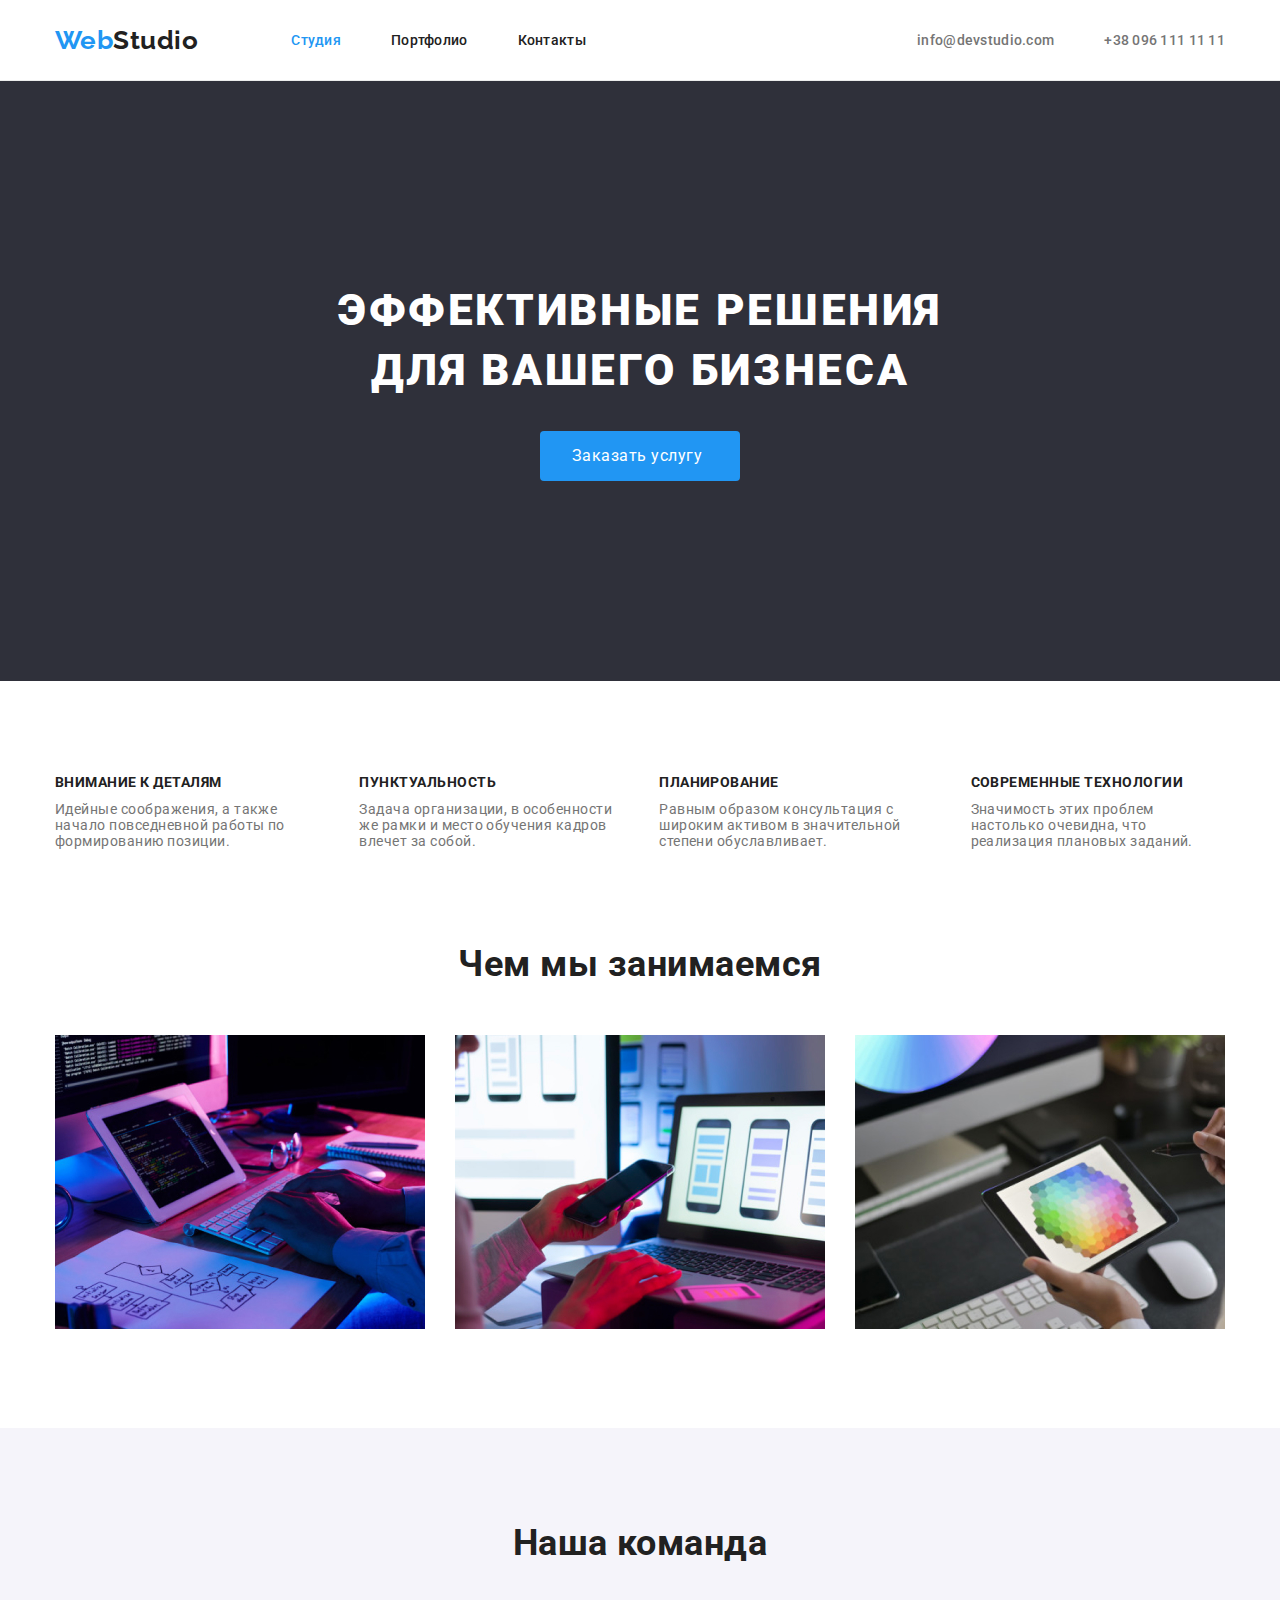
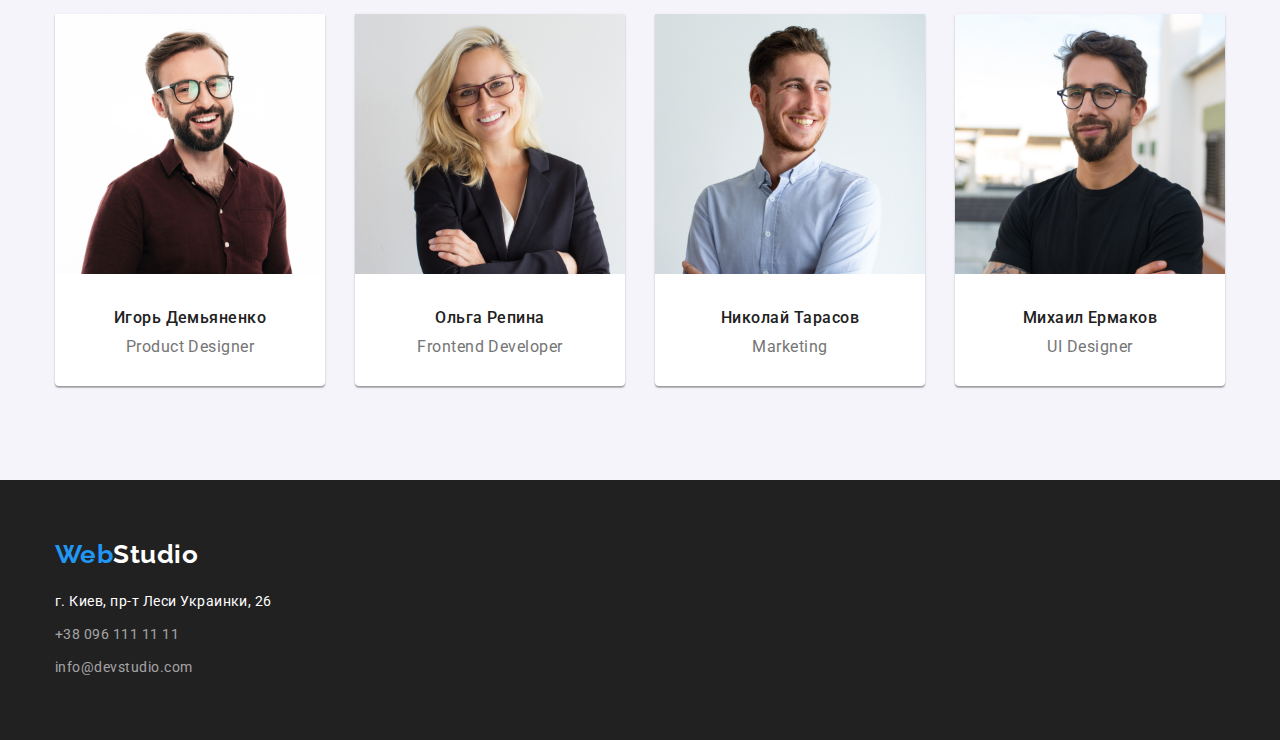
<file: index.html>
<!DOCTYPE html>
<html lang="ru">
<head>
    <meta charset="UTF-8">
    <meta name="viewport" content="width=device-width, initial-scale=1.0">
    <title>Document</title>
    <link rel="preconnect" href="https://fonts.gstatic.com">
<link href="https://fonts.googleapis.com/css2?family=Raleway:wght@700&family=Roboto:ital,wght@0,400;0,500;0,900;1,700&display=swap" rel="stylesheet">
<link rel="stylesheet" href="https://cdnjs.cloudflare.com/ajax/libs/modern-normalize/1.0.0/modern-normalize.min.css">    
<link rel="stylesheet" href="./css/styles.css">
</head>
<body>
    
  <header class="header">
    <div class="conteiner main-nav">
      <a href="./index.html" class="logo"><span>Web</span>Studio</a>
      <nav>
      <ul class="site-nav">
          <li class="item"> <a  class="site-nav-item link current" href="./index.html" >Студия</a></li>
          <li class="item"> <a class="site-nav-item" href="./portfolio.html">Портфолио</a></li>
          <li class="item"> <a class="site-nav-item" href="">Контакты</a></li>
      </ul>
    </nav>
      <ul class="contacts">
          <li class="item"> <a href="mailto:info@devstudio.com" class="contacts-list-header">info@devstudio.com</a></li>
          <li class="item"><a href="tel:+30961111111" class="contacts-list-header">+38 096 111 11 11</a></li>
      </ul>
    </div>
  </header>  
  


  <main>
    
      <section class="hero">
        <div class="conteiner">
          <div class="hero-title-logo" >
            <h1 class="hero-title">Эффективные решения для вашего бизнеса
            </h1>
          </div>
          <a href="" class="button">Заказать услугу</a>
        </div>       
      </section>
    


      <section class="benefit">
        <div class="conteiner">
          <h2 class="title-benefit">Список преимущенств</h2>
          <ul  class="benefit-main">
              <li class="benefit-item">
                   <h3 class="title"> Внимание к деталям</h3>
            <p class="benefit-list">Идейные соображения, а также начало повседневной
                 работы по формированию позиции.</p></li>
        <li class="benefit-item">
            <h3 class="title">Пунктуальность</h3>
            <p class="benefit-list">
            Задача организации, в особенности же рамки
                 и место обучения кадров влечет за собой.</p>
        </li> 
        <li class="benefit-item">
            <h3 class="title">Планирование</h3>
            <p class="benefit-list">
               Равным образом консультация с широким активом
                 в значительной степени обуславливает.</p>
        </li>
        <li class="benefit-item">
            <h3 class="title">Современные технологии</h3>
            <p class="benefit-list">
               Значимость этих проблем настолько очевидна, 
                что реализация плановых заданий.</p>
        </li>
        </ul>
    </div>        
      </section>
      
      <section class="activity">
        <div class="conteiner">
          <h2 class="title-activity">Чем мы занимаемся</h2>
          <ul class="activity-main">
              <li class="activity-photo"><img src="./images/photo1.jpg" alt="руки мужчины печатают" width="370"></li>
              <li class="activity-photo"> <img src="./images/photo2.jpg" alt="рука со смартфоном" width="370"></li>
              <li class="activity-photo"><img src="./images/photo3.jpg" alt="рука с планшетом" width="370"></li>

          </ul>
        </div>
      </section>
    


      <section class="team">
        <div class="conteiner">
          <h2 class="title-team">Наша команда </h2>
          <ul class="team-list">
              <li class="team-person">                  
                  <img src="./images/man1.jpg" alt="мужчина в очках" width="270">
                  <div class="team-div">
                    <h3 class="title-team-secondary">Игорь Демьяненко</h3>
                    <p class="mein-text-secondary">Product Designer</p>
                  </div>
              </li>
              <li class="team-person">
                  <img src="./images/man2.jpg" alt="блондинка" width="270">
                  <div class="team-div">
                    <h3 class="title-team-secondary">Ольга Репина</h3>
                    <p  class="mein-text-secondary" >Frontend Developer</p>
                  </div>
                </li>
                <li class="team-person">
                    <img src="./images/man3.jpg" alt="парень в голубой рубашке" width="270">
                    <div class="team-div">
                        <h3 class="title-team-secondary">Николай Тарасов</h3>
                    <p class="mein-text-secondary" >Marketing</p>
                    </div>
                </li>
                <li class="team-person">
                    <img src="./images/man4.jpg" alt="брюнет в черной футболке" width="270">
                    <div class="team-div">
                        <h3 class="title-team-secondary">Михаил Ермаков</h3>
                    <p class="mein-text-secondary" >UI Designer</p>
                    </div>
                </li>
          </ul>
        </div>
      </section>
    
  </main>
  <footer class="footer">
      <div class="conteiner">
    <div class="footer__primary">
      <a href="/" class="footer-logo"><span>Web</span>Studio</a>
    <address class="adress">г. Киев, пр-т Леси Украинки, 26
    </address>
    <ul class="footer-list">        
        <li  ><a href="tel:+30961111111"  class="contacts-footer"  >+38 096 111 11 11</a></li>
        <li  > <a href="mailto:info@devstudio.com"  class="contacts-footer" >info@devstudio.com</a></li>
    </ul>
    </div>
</div>
  </footer>
</body>
</html>
</file>
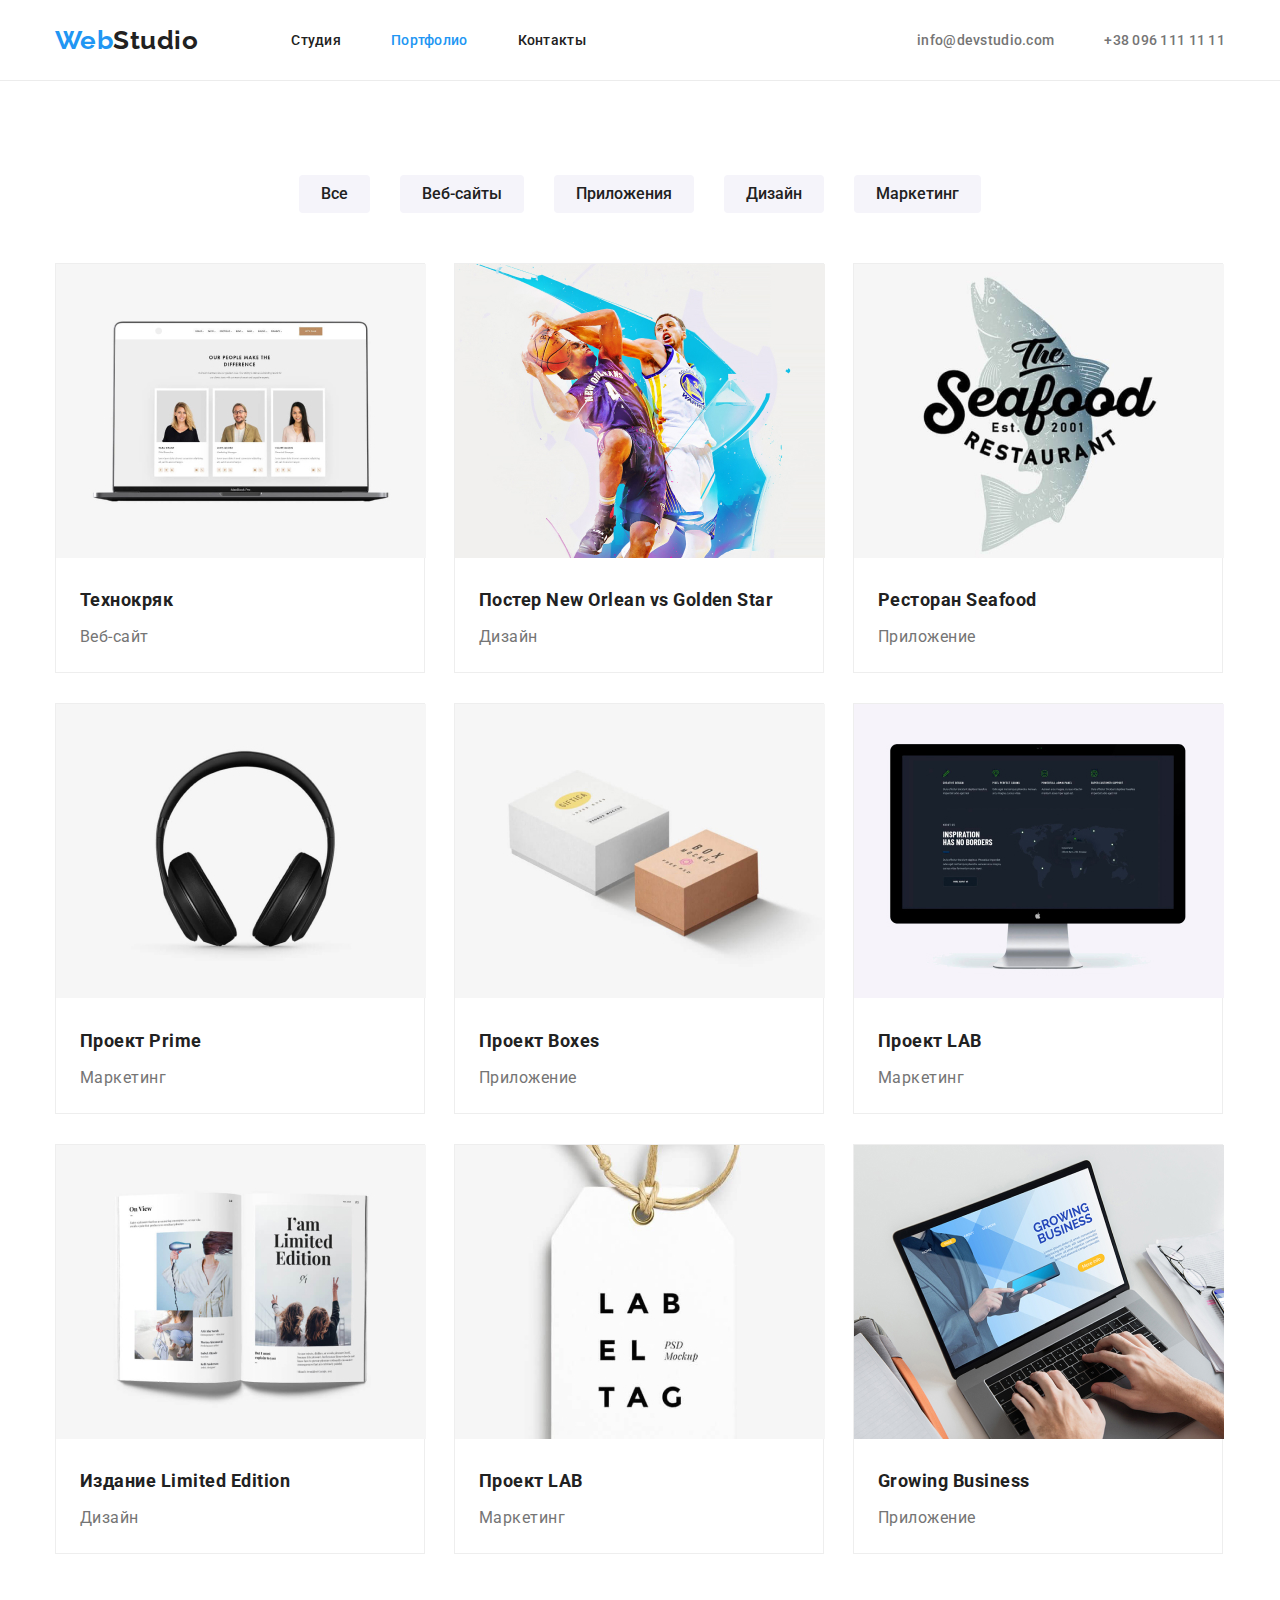
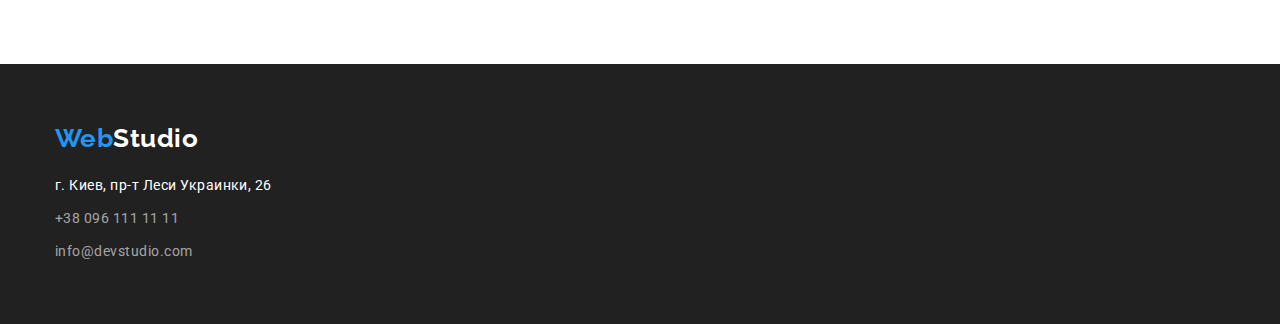
<file: portfolio.html>
<!DOCTYPE html>
<html lang="en">
<head>
    <meta charset="UTF-8">
    <meta name="viewport" content="width=device-width, initial-scale=1.0">
    <title>Document</title>
    <link rel="preconnect" href="https://fonts.gstatic.com">
<link href="https://fonts.googleapis.com/css2?family=Raleway:wght@700&family=Roboto:ital,wght@0,400;0,500;0,900;1,700&display=swap" rel="stylesheet">
<link rel="stylesheet" href="https://cdnjs.cloudflare.com/ajax/libs/modern-normalize/1.0.0/modern-normalize.min.css">   
<link rel="stylesheet" href="./css/styles.css">
</head>
<body>
    <header class="header" >
        <div class="conteiner main-nav">
        <a href="/" class="logo"><span>Web</span>Studio</a>
        <nav>
        <ul class="site-nav">
            <li class="item"> <a class="site-nav-item" href="./index.html">Студия</a></li>
            <li class="item"> <a class="site-nav-item  link current " href="./portfolio.html" >Портфолио</a></li>
            <li class="item"> <a class="site-nav-item" href="">Контакты</a></li>
        </ul>
      </nav>
        <ul class="contacts">
            <li class="item"> <a href="mailto:info@devstudio.com" class="contacts-list-header">info@devstudio.com</a></li>
            <li class="item"> <a href="tel:+30961111111" class="contacts-list-header">+38 096 111 11 11</a></li>
        </ul>
    </div>
    </header>  


    <main>
<section class="portfolio">
    <div class="conteiner ">
    <ul class="example">
      <li><button class="button-primary" >Все</button></li>
      <li><button class="button-primary">Веб-сайты</button></li>
      <li><button class="button-primary">Приложения</button></li>
      <li><button class="button-primary">Дизайн</button></li>
      <li><button class="button-primary">Маркетинг</button></li>
    </ul>


    <ul class="example-secondary">
        <li class="example-chaild" >
            <a href="">
                <img src="./images/imges1.jpg" alt="ноутбук" width="370">
                <div class="example-secondary__div">
                    <h2 class="list-clients">Технокряк</h2>
                    <p class="list-clients-text">Веб-сайт</p>
                </div>
            </a>
        </li>
        <li class="example-chaild" >
            <a href="">
                <img src="./images/imges2.jpg" alt="два баскетболиста" width="370">
                <div class="example-secondary__div">

                    <h2 class="list-clients">Постер New Orlean vs Golden Star</h2>
                    <p class="list-clients-text">Дизайн</p>
                </div>
            </a>
        
        </li>
        <li class="example-chaild" >
        <a href="">
            <img src="./images/imges3.jpg" alt="ввывескамрыбного ресторана" width="370">
            <div class="example-secondary__div">
        <h2 class="list-clients">Ресторан Seafood</h2>
        <p class="list-clients-text">Приложение</p>
        </div>
    </a>
        </li>
        <li  class="example-chaild" >
           <a href="">
                <img src="./images/imges4.jpg" alt="наушника" width="370">
                <div class="example-secondary__div">
            <h2 class="list-clients">Проект Prime</h2>
            <p class="list-clients-text">Маркетинг</p>
        </div>
    </a>
        </li>
        <li class="example-chaild" >
            <a href="">
                <img src="./images/imges5.jpg" alt="коробки" width="370">
                <div class="example-secondary__div">
                <h2 class="list-clients">Проект Boxes</h2>
                <p class="list-clients-text">Приложение</p>
            
            </div>
        </a>
        </li>      
       
        <li class="example-chaild" >
            <a href=""><img src="./images/imges6.jpg" alt="этикетка" width="370">  
                <div class="example-secondary__div">    
                <h2 class="list-clients">Проект LAB</h2>
                <p class="list-clients-text">Маркетинг</p>
            
            </div>
        </a>
    </li>
        <li class="example-chaild" >
          <a href=""> <img src="./images/imges7.jpg" alt="человек работает за ноутбуком" width="370">
            <div class="example-secondary__div">
                    <h2 class="list-clients">Издание Limited Edition</h2>
            <p class="list-clients-text">Дизайн</p>
         
        </div>
    </a>
        </li>

        <li class="example-chaild" >
            <a href=""> <img src="./images/imges8.jpg" alt="человек работает за ноутбуком" width="370">
                <div class="example-secondary__div">
                      <h2 class="list-clients">Проект LAB</h2>
              <p class="list-clients-text">Маркетинг</p>
             
            </div>
        </a>
          </li>
          <li class="example-chaild" >
            <a href=""> <img src="./images/imges9.jpg" alt="человек работает за ноутбуком" width="370">
                <div class="example-secondary__div">
                      <h2 class="list-clients">Growing Business</h2>
              <p class="list-clients-text">Приложение</p>
             
            </div>
        </a>
          </li>
        
    </ul>
</div>
</section>
</main>
<footer class="footer">
    <div class="conteiner">
  <div class="footer__primary">
    <a href="/" class="footer-logo"><span>Web</span>Studio</a>
  <address class="adress">г. Киев, пр-т Леси Украинки, 26
  </address>
  <ul class="footer-list">        
      <li  ><a href="tel:+30961111111"  class="contacts-footer"  >+38 096 111 11 11</a></li>
      <li  > <a href="mailto:info@devstudio.com"  class="contacts-footer" >info@devstudio.com</a></li>
  </ul>
  </div>
</div>
</footer>
</body>
</html>
</file>
<file: css/styles.css>
/*   */
/* главный цвет текста #757575 */
/* цвет заголовков #212121  */
/*  акцент #2196F3 */
:root{
  --primery-text-color: #757575;
  --titlo-text-color: #212121;
  --accent-color: #2196F3;
  --background-color-dark:#2F303A;
  --background-color-light:#F5F4FA;
  --background-body-color: #ffffff;
  
}
body{color: var(--primery-text-color); 
  background-color: var(--background-body-color);
  font-family: Roboto, Sans-serif;
  letter-spacing: 0.03em;
margin: 0;
box-sizing: border-box;
box-sizing: inherit;}
  
ul{list-style: none;}
a{text-decoration: none;
cursor: pointer;}
li{list-style: none;}

.header{
  border-bottom: 1px solid #ECECEC;
}

.logo{
  margin-right: 93px;
  color: var(--titlo-text-color);
  font-family: Raleway, Serif;
  font-weight: bold;
  font-size: 26px;
  line-height: 1.19;}  
  .logo:hover, .logo:focus{color: var(--accent-color);}
  .logo span{color: var(--accent-color);}


  .site-nav a{color: var(--titlo-text-color);
    font-weight: 500;
    font-size: 14px;
    line-height: 1.14;
    letter-spacing: 0.02em;
  }
  .site-nav{
    display: flex;
    margin: 0;
  padding: 0;
  }
  .site-nav .item{
  display: block;
margin-right: 50px;
}

  .site-nav .item:last-child{margin-right: 0;}
  .site-nav a:hover, .site-nav a:focus{color :var(--accent-color)}
  .site-nav .link.current{color: var(--accent-color)}
  .site-nav-item{
    padding-top: 32px;
    padding-bottom: 32px;
  }

  .contacts-footer{
    font-size: 14px;
  line-height: 1.71;
  color: rgba(255, 255, 255, 0.6);
  display: inline;
  }

.contacts a:hover, .contacts a:focus{color: var(--accent-color);}
.contacts-list-header{
font-weight: 500;
font-size: 14px;
line-height: 1.17;
letter-spacing: 0.02em;
color: var(--primery-text-color);
}

.contacts .item+ .item{margin-left: 50px;}
.contacts-footer:focus, .contacts-footer:hover{color: var(--accent-color);}
.contacts{
  padding: 0;
  margin: 0;
  display: flex;
  margin-left: auto;}
.main-nav{display: flex;
align-items: center;
height: 80px;}



.hero{
  background-color: var(--background-color-dark);
  height: 600px;
  padding-top: 200px;
  padding-bottom: 200px;
  display: block;

}
  
.hero-title{
font-style: normal;
font-weight: 900;
font-size: 44px;
line-height: 1.36em;

text-align: center;
letter-spacing: 0.06em;
text-transform: uppercase;

color: var(--background-body-color);
margin-right: auto;
margin-left: auto;
margin-top: 0%;
margin-bottom: 0%;
padding: 0%;
display: block;
}

.hero-title-logo{
  width: 696px;
  height: 120px;
  margin-left: auto;
  margin-right: auto;
  margin-bottom: 30px;

}

.benefit{padding-top: 94px;
padding-bottom: 94px;}
.title-benefit{
  color: transparent;
font-weight: bold;
font-size: 36px;
line-height: 1.17em;
text-align: center;
margin-top: 0;
margin-bottom: 0;
position: absolute;
display: block;
height: 0;
width: 0;
overflow: hidden;
}
.benefit-main{margin: 0;
  padding: 0;
  display: flex;}
.benefit-item{margin: 0;
padding: 0;}
.benefit-item+ .benefit-item{margin-left: 30px;}
.benefit-list{
font-size: 14px;
line-height:1,71;
color: var(--primery-text-color);
margin-top: 0;
margin-bottom: 0;
}


.activity{padding-bottom: 94px;}

.activity-photo:not(:last-child){
  margin-right: 30px;
}
.title-activity{
  color: var(--titlo-text-color);
  font-weight: bold;
  font-size: 36px;
  line-height: 1.17em;
  text-align: center;
  margin-top: 0;
  margin-bottom: 50px;}
.activity-main{
margin: 0;
padding: 0;
display: flex;}


.team{padding-bottom: 94px;
  background-color: #F5F4FA;
padding-top: 94px;}
.title-team{
  color: var(--titlo-text-color);
  font-weight: bold;
  font-size: 36px;
  line-height: 1.17em;
  text-align: center;
  margin-top: 0;
  margin-bottom: 50px;}

.team-div{
  padding-top: 30px;
  padding-bottom: 30px;
  display: flexbox;
  justify-content: center;
  align-items: center;
  text-align: center;
}

.team-list{margin: 0;
  padding: 0;
display: flex;}
.team-person+ .team-person{margin-left: 30px;}
.team-person{
  
  background: var(--background-body-color);
  box-shadow: 0px 1px 3px rgba(0, 0, 0, 0.12), 0px 1px 1px rgba(0, 0, 0, 0.14), 0px 2px 1px rgba(0, 0, 0, 0.2);
border-radius: 0px 0px 4px 4px;
}
  .title-team-secondary{
  font-weight: 500;
  font-size: 16px;
  line-height: 1.19em;
  text-align: center;
  color: var(--titlo-text-color);
  margin-top: 0%;
  margin-bottom: 10px;}
  .mein-text-secondary{
    font-size: 16px;
    line-height: 1.19em;
    text-align: center;
    color: var(--primery-text-color);
    margin-top: 0;
    margin-bottom: 0;
    }



footer{background-color: var(--titlo-text-color);
padding-top: 60px;
padding-bottom: 60px;}
.footer-logo{color: var(--background-body-color);
  font-family: Raleway, Serif;
  font-weight: bold;
  font-size: 26px;
  line-height: 1,19;
  margin: 0%;

}
.footer-logo:hover, .footer-logo:focus{color: var(--accent-color);}
.footer-logo span{color: var(--accent-color);
}


.adress{ 
font-size: 14px;
line-height: 1.71;
color: var(--background-body-color);
font-family: Roboto;
font-style: normal;
margin-top: 0%;
margin-bottom: 9px;
margin-top: 20px;

}


.adress:hover, .adress:focus{color: var(--accent-color);}
.button{
  display: flex;
  width: 200px;
  height: 50px;
  align-items: center;
  text-align: center;
  color: var(--background-body-color); background-color: var(--accent-color);
padding: 10px 32px;
margin-right: auto;
margin-left: auto;
border-radius: 4px;} 
.button-portfolio{background-color: #F5F4FA; color: var(--titlo-text-color);}
.button-portfolio:hover, .button-portfolio:focus{color: var(--background-body-color); background-color: var(--accent-color);}
.auth-nav a{color: var(--primery-text-color);
  font-weight: 500;
  font-size: 14px;
  line-height: 1.14;
  letter-spacing: 0.02em}
.section-title{
  font-weight: 500;
  font-size: 16px;
  line-height: 1.17;
   text-align: center;
   color: var(--titlo-text-color);}

.title{  
font-weight: bold;
font-size: 14px;
line-height: 1.14em;
text-transform: uppercase;
color: var(--titlo-text-color);
margin-top: 0;
margin-bottom: 10px;}

.portfolio{
  padding-top: 94px;
  padding-bottom: 94px;
}

.example-secondary__div{
  padding-top: 20px;
  padding-bottom: 20px;
  padding-left: 24px;
  padding-right: 24px;
}

.example{
margin-bottom: 0;
display: flex;
justify-content: center;
align-items: center;
margin-bottom: 50px;
padding: 0%;
margin-top: 0%
}
.example>li:not(:last-child){
  margin-right: 30px;
}

.example-main+ .example-main{margin-left: 30px;}

.example-secondary{display: flex;
flex-wrap: wrap;
padding: 0%;
}
.list-clients{
font-weight: bold;
font-size: 18px;
line-height: 2;
color: var(--titlo-text-color);
margin-top: 0%;
margin-bottom: 4px;

}

.list-clients-text{
font-size: 16px;
line-height: 1.87em;
font-style: 400;
margin: 0%;

color:var(--primery-text-color)}


.footer-list{margin: 0;
padding: 0;}

.footer-list>li:not(:last-child){
  margin-bottom: 9px;
}

.conteiner{
  margin-left: auto;
  margin-right: auto;
  width:1200px;
  padding-left: 15px;
  padding-right: 15px;

}

.example-chaild:nth-child(3n){
  margin-right: 0%;
}

.example-chaild{
  margin-right: 29px;
  margin-bottom: 30px;
  border: 1px solid #EEEEEE;
  box-sizing: border-box;
  width: 370px;

}
.example-chaild:nth-last-child(-n+3){
  margin-bottom: 0%;
}


.button-primary{
color: var(--titlo-text-color);
font-weight: 500;
font-size: 16px;
line-height: 1.62em;
background-color: var(--background-color-light);
text-align: center;
padding-top: 6px;
padding-bottom: 6px;
padding-left: 22px;
padding-right: 22px;
border-radius: 4px;
border: none;
}

.button-primary:hover,
.button-primary:focus{
  background:var(--accent-color);
box-shadow: 0px 3px 1px rgba(0, 0, 0, 0.1), 0px 1px 2px rgba(0, 0, 0, 0.08), 0px 2px 2px rgba(0, 0, 0, 0.12);
border-radius: 4px;
color: var(--background-body-color);
}

.site-nav-footer{
  padding: 0%;
  margin: 0%;
}

.footer__primary{

}
</file>
